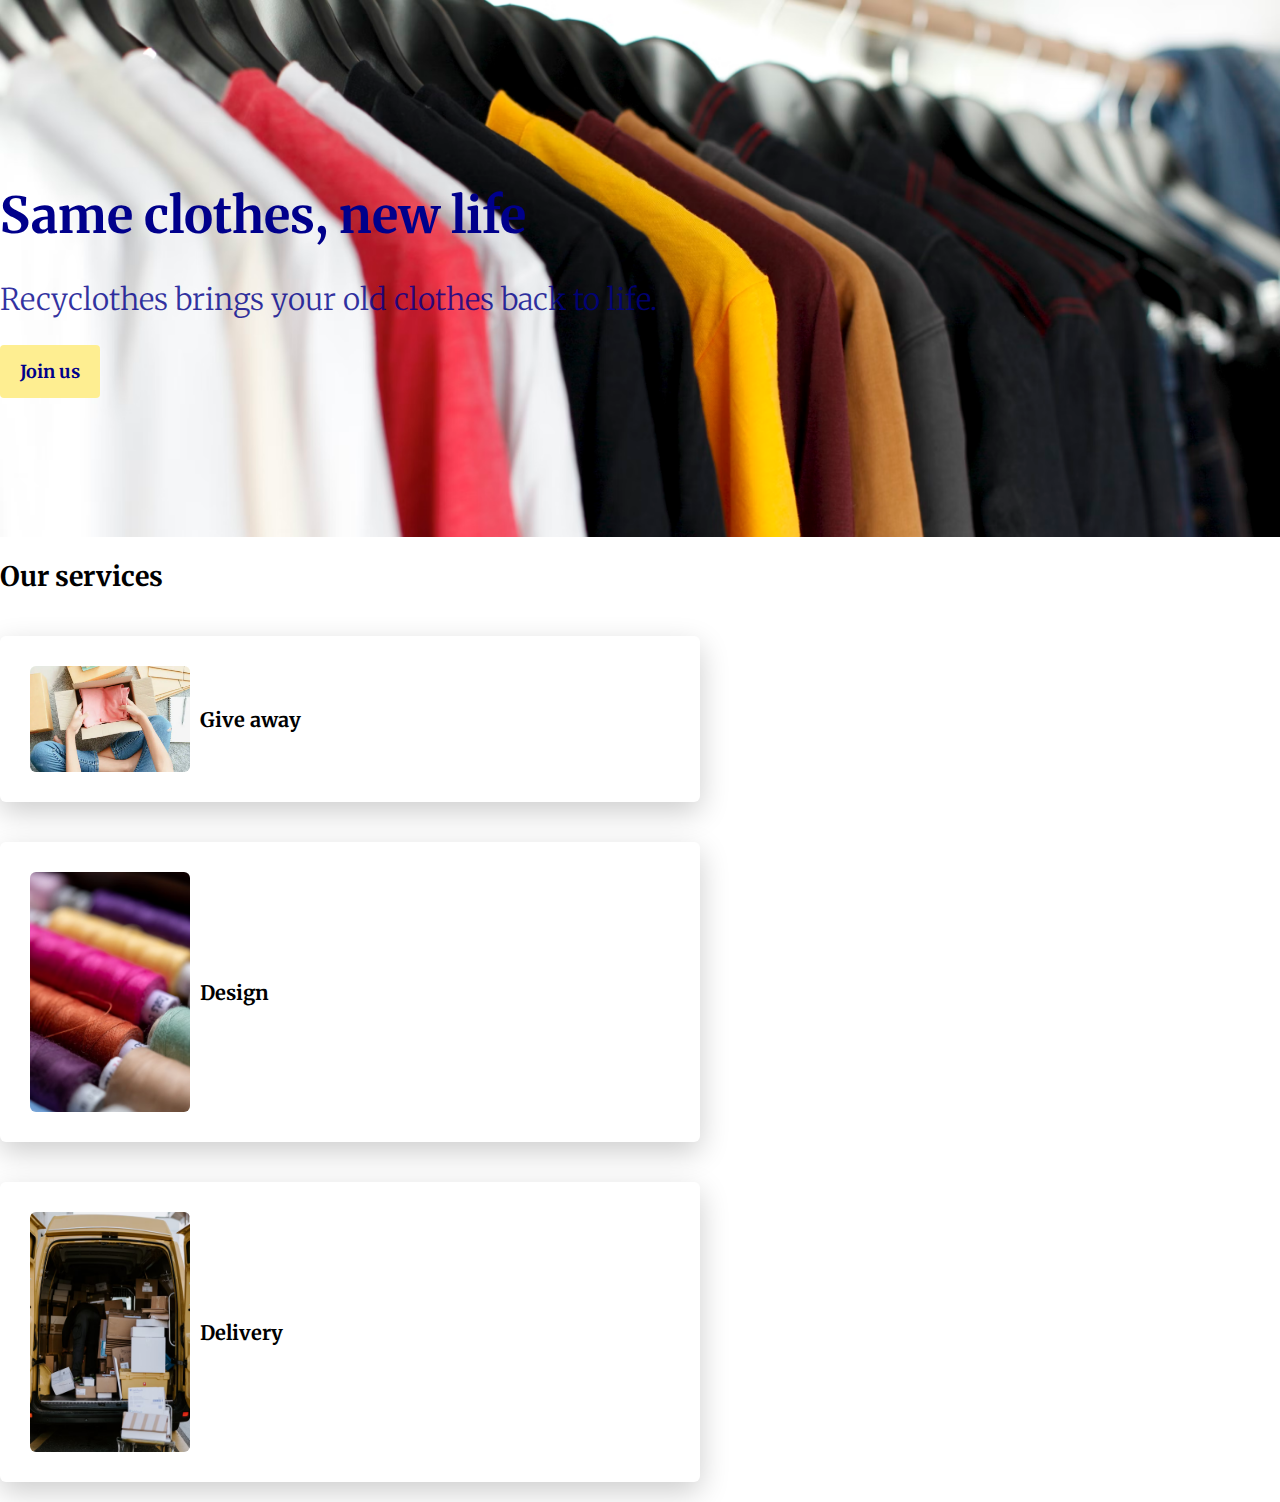
<file: index.html>
<!DOCTYPE html>
<html>
   <head>
     <title> Recyclothes </title>
     <meta charset="UTF-8">
     <link rel="stylesheet" href="css/style.css">

   </head>
   <body>

    <div class="banner">
      <div class="container"> 
        <h1>Same clothes, new life</h1>
        <h2>Recyclothes brings your old clothes back to life.
        </h2>
        <a href="#apply-section" class="btn-blue">Join us</a>
      </div>
    </div>

    <div class="container">

      <h2>Our services</h2>
      <div class="cards">
        <div class="card">
        <img src="images/cartons.png" alt="Give away clothes">
        <h3> Give away</h3>
      </div>
     <div class="card">
        <img src="images/design.png" alt="Design">
        <h3> Design</h3>
      
      </div>
       <div class="card">
        <img src="images/send.png" alt="Clothes delivery">
        <h3> Delivery</h3>
      </div>
    </div>
      
    
    </div>

    </div>
    <div id="apply-section">
     <div data-tf-live="01JBCTYBYV75TPSEH1SKN631MX"></div><script src="//embed.typeform.com/next/embed.js"></script>
    </div>

   </body>

</html>
</file>
<file: css/style.css>
@import url("https://fonts.googleapis.com/css2?family=Hind+Siliguri:wght@300;400;500;600;700&family=Merriweather:ital,wght@0,300;0,400;0,700;0,900;1,300;1,400;1,700;1,900&display=swap");

@import url("components/container.css");
@import url("components/avatar.css");
@import url("components/button.css");
@import url("components/banner.css");
@import url("components/card.css");

body {
	font-family: 'Hind Siliguri', sans-serif;
	font-size: 18px;
	margin: 0px;
}
h1, h2, h3 {
	font-family: 'Merriweather', serif;
	font-weight: bold;
}
a {
	text-decoration: none;
}
</file>
